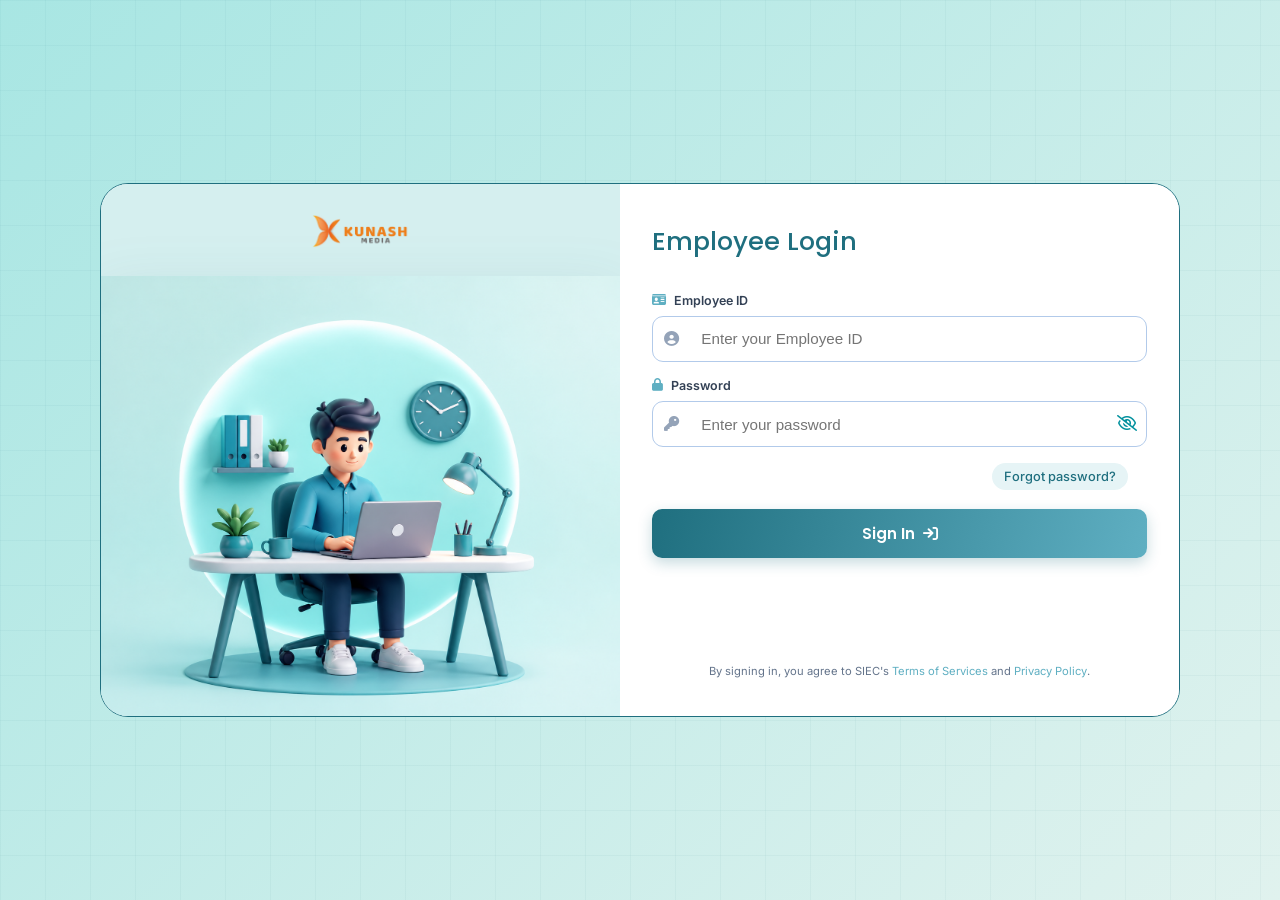
<file: index.html>
<!DOCTYPE html>
<html lang="en">
<head>
  <meta charset="UTF-8" />
  <meta name="viewport" content="width=device-width, initial-scale=1.0, user-scalable=yes" />
  <title>Login</title>

  <link href="https://fonts.googleapis.com/css2?family=Inter:wght@400;500;600;700&family=Poppins:wght@500;600;700&display=swap" rel="stylesheet">
  <link rel="stylesheet" href="https://cdnjs.cloudflare.com/ajax/libs/font-awesome/6.5.0/css/all.min.css">

  <style>
    /* ── RESET & BASE ─────────────────────────────────────── */
    * { margin: 0; padding: 0; box-sizing: border-box; }

    body {
      font-family: 'Inter', sans-serif;
      min-height: 100vh;
      display: flex;
      align-items: center;
      justify-content: center;
      padding: 1.5rem;
      background: linear-gradient(135deg, #a8e6e3 0%, #e0f2ee 100%);
      overflow: auto;
    }

    body::before {
      content: '';
      position: fixed;
      inset: 0;
      background-image:
        linear-gradient(rgba(31, 111, 127, 0.06) 1px, transparent 1px),
        linear-gradient(90deg, rgba(31, 111, 127, 0.06) 1px, transparent 1px);
      background-size: 45px 45px;
      opacity: .7;
      pointer-events: none;
      z-index: 0;
    }

    /* ── LOGIN CARD ───────────────────────────────────────── */
    .main-wrapper {
      position: relative;
      z-index: 2;
      width: 100%;
      max-width: 1080px;
      height: auto;
      max-height: calc(100vh - 3rem);
      background: white;
      border-radius: 28px;
      overflow: hidden;
      display: flex;
      border: 1px solid #1F6F7F;
    }

    /* Left Side */
    .illustration-side {
      flex: 1.05;
      background: #d5efef;
      display: flex;
      flex-direction: column;
      align-items: center;
      justify-content: flex-start;
      position: relative;
      overflow: hidden;
      min-height: 0;
    }

    .illustration-top {
      margin-bottom: 10px;
      display: flex;
      align-items: center;
      gap: 12px;
      padding: 2px 24px 0;
    }

    .illustration-top img.side-logo {
      height: 90px;
      width: 100px;
      object-fit: contain;
      flex-shrink: 0;
    }

    .illustration-address {
      font-family: 'Inter', sans-serif;
      font-size: 0.72rem;
      color: #1F6F7F;
      line-height: 1.5;
      font-weight: 500;
    }

    .illustration-side img.main-illustration {
      width: 100%;
      flex: 1;
      min-height: 0;
      object-fit: cover;
      object-position: center top;
      filter: drop-shadow(0 20px 30px rgba(31, 111, 127, .15));
      margin-top: -10px;
    }

    /* Right Side */
    .form-side {
      flex: 1;
      background: white;
      padding: 2.4rem 2rem;
      display: flex;
      flex-direction: column;
      justify-content: center;
      min-height: 0;
      overflow-y: auto;
    }

    .header-row {
      display: flex;
      align-items: flex-start;
      gap: 16px;
      margin-bottom: 1.6rem;
    }

    .form-side h1 {
      font-family: 'Poppins', sans-serif;
      font-size: 1.6rem;
      font-weight: 500;
      color: #1F6F7F;
      margin: 0 0 6px;
    }

    /* ── MOTIVATIONAL TAGLINE ─────────────────────────────── */
    .motivational-tagline {
      background: linear-gradient(135deg, #E6F4F6 0%, #d5efef 100%);
      border-left: 3px solid #1F6F7F;
      border-radius: 0 10px 10px 0;
      padding: 9px 12px;
      margin-bottom: 1.4rem;
    }

    .motivational-tagline .tag-greeting {
      font-size: 0.7rem;
      font-weight: 700;
      color: #5FAFC2;
      letter-spacing: 0.06em;
      text-transform: uppercase;
      margin-bottom: 3px;
      display: flex;
      align-items: center;
      gap: 5px;
    }

    .motivational-tagline .tag-text {
      font-size: 0.78rem;
      font-weight: 500;
      color: #1F6F7F;
      line-height: 1.55;
    }

    .motivational-tagline .tag-text strong {
      color: #145c6b;
      font-weight: 700;
    }

    .input-group { margin-bottom: 1rem; }

    .input-group label {
      display: flex;
      align-items: center;
      gap: 8px;
      font-weight: 600;
      font-size: 0.78rem;
      margin-bottom: 8px;
      color: #334155;
    }

    .input-group label i { color: #5FAFC2; }

    .input-field { position: relative; }

    .input-field i.field-icon {
      position: absolute;
      left: 12px;
      top: 50%;
      transform: translateY(-50%);
      color: #94A3B8;
      font-size: 0.95rem;
    }

    .input-field input {
      width: 100%;
      padding: 0.85rem 1rem 0.85rem 3rem;
      font-size: 0.95rem;
      font-weight: 500;
      border: 1.5px solid #b2caea;
      border-radius: 11px;
      outline: none;
      transition: all 0.2s;
    }

    .input-field input:focus {
      border-color: #1F6F7F;
      box-shadow: 0 0 0 3px rgba(31, 111, 127, 0.08);
    }

    .password-toggle {
      position: absolute;
      right: 10px;
      top: 50%;
      transform: translateY(-50%);
      background: none;
      border: none;
      font-size: 1rem;
      color: #03919e;
      cursor: pointer;
    }

    .login-btn {
      width: 100%;
      background: linear-gradient(105deg, #1F6F7F 0%, #5FAFC2 100%);
      border: none;
      padding: 0.8rem;
      font-family: 'Poppins', sans-serif;
      font-weight: 600;
      font-size: 0.95rem;
      border-radius: 10px;
      color: #fff;
      cursor: pointer;
      margin-top: 1.2rem;
      display: flex;
      align-items: center;
      justify-content: center;
      gap: 0.5rem;
      box-shadow: 0 5px 14px rgba(31, 111, 127, 0.25);
      transition: all 0.2s;
    }

    .login-btn:hover:not(:disabled) {
      transform: translateY(-1px);
      box-shadow: 0 8px 18px rgba(31, 111, 127, 0.3);
    }

    .login-btn:disabled { opacity: 0.7; cursor: not-allowed; }

    .forgot-link {
      display: flex;
      justify-content: flex-end;
      margin: 0 1.2rem;
    }

    .forgot-link a {
      display: inline-block;
      padding: 6px 12px;
      font-size: 0.8rem;
      font-weight: 500;
      color: #1F6F7F;
      background: #E6F4F6;
      border-radius: 999px;
      text-decoration: none;
      transition: all 0.2s ease;
    }

    .forgot-link a:hover {
      background: #d4eef2;
      color: #145c6b;
      transform: translateY(-1px);
    }

    .terms {
      margin-top: auto;
      text-align: center;
      font-size: 0.7rem;
      color: #64748B;
      padding-top: 1rem;
    }

    .terms a { color: #5FAFC2; text-decoration: none; }

    @media (max-width: 900px) {
      .illustration-side { display: none; }
      .form-side { padding: 1.4rem 1.2rem; }
      .form-side h1 { font-size: 1.4rem; }
    }

    @media (max-width: 600px) {
      .main-wrapper { height: auto; }
      .form-side { padding: 1.2rem 1rem; }
      .login-btn { font-size: 0.9rem; padding: 0.75rem; }
      .input-field input { font-size: 0.88rem; }
    }

    /* ── TOAST ────────────────────────────────────────────── */
    .toast {
      position: fixed;
      top: 20px;
      right: 20px;
      z-index: 99999;
      padding: 12px 20px;
      border-radius: 12px;
      font-size: 14px;
      font-weight: 500;
      color: #fff;
      opacity: 0;
      transform: translateY(-10px);
      transition: all .3s;
      pointer-events: none;
      max-width: 340px;
    }

    .toast.show { opacity: 1; transform: translateY(0); }
    .toast.error   { background: #E56C6C; }
    .toast.success { background: #6FAF2E; }
    .toast.warning { background: #F59E0B; }

    /* ════════════════════════════════════════════════════════
       FORGOT PASSWORD OVERLAY (fully frontend managed)
    ════════════════════════════════════════════════════════ */
    .fp-overlay {
      position: fixed;
      inset: 0;
      z-index: 9998;
      background: rgba(15, 40, 50, 0.55);
      backdrop-filter: blur(4px);
      display: flex;
      align-items: center;
      justify-content: center;
      padding: 1rem;
      opacity: 0;
      pointer-events: none;
      transition: opacity 0.3s ease;
    }

    .fp-overlay.active {
      opacity: 1;
      pointer-events: all;
    }

    .fp-modal {
      background: #fff;
      border-radius: 22px;
      width: 100%;
      max-width: 440px;
      box-shadow: 0 24px 60px rgba(15, 40, 50, 0.22);
      border: 1px solid rgba(31, 111, 127, 0.15);
      overflow: hidden;
      transform: translateY(18px) scale(0.97);
      transition: transform 0.32s cubic-bezier(0.34, 1.56, 0.64, 1);
    }

    .fp-overlay.active .fp-modal {
      transform: translateY(0) scale(1);
    }

    /* Modal Header */
    .fp-header {
      background: linear-gradient(105deg, #1F6F7F 0%, #5FAFC2 100%);
      padding: 1.4rem 1.6rem 1.2rem;
      position: relative;
    }

    .fp-header-top {
      display: flex;
      align-items: flex-start;
      justify-content: space-between;
    }

    .fp-header-icon {
      width: 42px;
      height: 42px;
      background: rgba(255,255,255,0.18);
      border-radius: 12px;
      display: flex;
      align-items: center;
      justify-content: center;
      font-size: 1.1rem;
      color: #fff;
      flex-shrink: 0;
    }

    .fp-close-btn {
      background: rgba(255,255,255,0.18);
      border: none;
      color: #fff;
      width: 30px;
      height: 30px;
      border-radius: 8px;
      cursor: pointer;
      font-size: 0.9rem;
      display: flex;
      align-items: center;
      justify-content: center;
      transition: background 0.2s;
      flex-shrink: 0;
    }

    .fp-close-btn:hover { background: rgba(255,255,255,0.28); }

    .fp-header h2 {
      font-family: 'Poppins', sans-serif;
      font-size: 1.15rem;
      font-weight: 600;
      color: #fff;
      margin: 10px 0 2px;
    }

    .fp-header p {
      font-size: 0.75rem;
      color: rgba(255,255,255,0.8);
      line-height: 1.45;
    }

    /* Breadcrumb Steps */
    .fp-steps {
      display: flex;
      align-items: center;
      padding: 1rem 1.6rem 0;
      gap: 0;
    }

    .fp-step-item {
      display: flex;
      flex-direction: column;
      align-items: center;
      gap: 5px;
      flex: 1;
      position: relative;
    }

    .fp-step-item:not(:last-child)::after {
      content: '';
      position: absolute;
      top: 15px;
      left: calc(50% + 15px);
      right: calc(-50% + 15px);
      height: 2px;
      background: #e2eaf0;
      transition: background 0.4s;
      z-index: 0;
    }

    .fp-step-item.completed:not(:last-child)::after {
      background: #1F6F7F;
    }

    .fp-step-dot {
      width: 30px;
      height: 30px;
      border-radius: 50%;
      border: 2px solid #cbd5e1;
      background: #fff;
      display: flex;
      align-items: center;
      justify-content: center;
      font-size: 0.7rem;
      font-weight: 700;
      color: #94a3b8;
      transition: all 0.35s;
      position: relative;
      z-index: 1;
    }

    .fp-step-item.active .fp-step-dot {
      border-color: #1F6F7F;
      background: #1F6F7F;
      color: #fff;
      box-shadow: 0 0 0 4px rgba(31, 111, 127, 0.15);
    }

    .fp-step-item.completed .fp-step-dot {
      border-color: #1F6F7F;
      background: #1F6F7F;
      color: #fff;
    }

    .fp-step-label {
      font-size: 0.64rem;
      font-weight: 600;
      color: #94a3b8;
      text-align: center;
      white-space: nowrap;
      transition: color 0.3s;
    }

    .fp-step-item.active .fp-step-label,
    .fp-step-item.completed .fp-step-label {
      color: #1F6F7F;
    }

    /* Modal Body */
    .fp-body {
      padding: 1.2rem 1.6rem 1.4rem;
      height: 320px;
      overflow: auto;
    }

    /* Step panels */
    .fp-panel {
      display: none;
      animation: fp-fade-in 0.3s ease;
    }

    .fp-panel.active { display: block; }

    @keyframes fp-fade-in {
      from { opacity: 0; transform: translateX(12px); }
      to   { opacity: 1; transform: translateX(0); }
    }

    .fp-panel-title {
      font-family: 'Poppins', sans-serif;
      font-size: 0.88rem;
      font-weight: 600;
      color: #1e3a44;
      margin-bottom: 4px;
    }

    .fp-panel-sub {
      font-size: 0.74rem;
      color: #64748b;
      margin-bottom: 1.1rem;
      line-height: 1.5;
    }

    .fp-panel-sub strong { color: #1F6F7F; }

    .fp-email-badge {
      display: inline-flex;
      align-items: center;
      gap: 6px;
      background: #E6F4F6;
      border: 1px solid #b2dfe7;
      border-radius: 8px;
      padding: 6px 10px;
      margin-bottom: 1rem;
      font-size: 0.76rem;
      font-weight: 600;
      color: #1F6F7F;
    }

    .fp-email-badge i { font-size: 0.8rem; color: #5FAFC2; }

    .fp-input-group { margin-bottom: 0.9rem; }

    .fp-input-group label {
      display: flex;
      align-items: center;
      gap: 7px;
      font-weight: 600;
      font-size: 0.75rem;
      color: #334155;
      margin-bottom: 7px;
    }

    .fp-input-group label i { color: #5FAFC2; font-size: 0.8rem; }

    .fp-input-wrap { position: relative; }

    .fp-input-wrap i.fi-icon {
      position: absolute;
      left: 11px;
      top: 50%;
      transform: translateY(-50%);
      color: #94a3b8;
      font-size: 0.9rem;
    }

    .fp-input-wrap input {
      width: 100%;
      padding: 0.78rem 1rem 0.78rem 2.7rem;
      font-size: 0.9rem;
      font-weight: 500;
      border: 1.5px solid #b2caea;
      border-radius: 10px;
      outline: none;
      transition: all 0.2s;
      font-family: 'Inter', sans-serif;
      color: #1e3a44;
    }

    .fp-input-wrap input:focus {
      border-color: #1F6F7F;
      box-shadow: 0 0 0 3px rgba(31, 111, 127, 0.09);
    }

    .fp-input-wrap input.error-field {
      border-color: #E56C6C;
      box-shadow: 0 0 0 3px rgba(229, 108, 108, 0.1);
    }

    .fp-pwd-toggle {
      position: absolute;
      right: 10px;
      top: 50%;
      transform: translateY(-50%);
      background: none;
      border: none;
      font-size: 0.95rem;
      color: #03919e;
      cursor: pointer;
      padding: 2px;
    }

    /* OTP input row */
    .otp-row {
      display: flex;
      gap: 8px;
      justify-content: center;
      margin-bottom: 0.6rem;
    }

    .otp-cell {
      width: 44px;
      height: 52px;
      border: 2px solid #b2caea;
      border-radius: 10px;
      text-align: center;
      font-size: 1.3rem;
      font-weight: 700;
      color: #1F6F7F;
      font-family: 'Poppins', sans-serif;
      outline: none;
      transition: all 0.2s;
      background: #fff;
      -moz-appearance: textfield;
    }

    .otp-cell::-webkit-outer-spin-button,
    .otp-cell::-webkit-inner-spin-button { -webkit-appearance: none; }

    .otp-cell:focus {
      border-color: #1F6F7F;
      box-shadow: 0 0 0 3px rgba(31, 111, 127, 0.12);
      background: #f0f9fb;
    }

    .otp-cell.filled {
      border-color: #1F6F7F;
      background: #E6F4F6;
    }

    .otp-cell.error-cell {
      border-color: #E56C6C;
      background: #fff5f5;
      animation: shake 0.4s ease;
    }

    @keyframes shake {
      0%,100% { transform: translateX(0); }
      20%,60%  { transform: translateX(-4px); }
      40%,80%  { transform: translateX(4px); }
    }

    .otp-timer-row {
      display: flex;
      align-items: center;
      justify-content: space-between;
      margin-top: 0.4rem;
      margin-bottom: 0.8rem;
    }

    .otp-timer {
      display: inline-flex;
      align-items: center;
      gap: 5px;
      font-size: 0.74rem;
      font-weight: 600;
    }

    .otp-timer.ticking { color: #1F6F7F; }
    .otp-timer.expired { color: #E56C6C; }

    .timer-ring {
      width: 20px;
      height: 20px;
      position: relative;
      flex-shrink: 0;
    }

    .timer-ring svg {
      width: 20px;
      height: 20px;
      transform: rotate(-90deg);
    }

    .timer-ring .ring-bg {
      fill: none;
      stroke: #e2eaf0;
      stroke-width: 2.5;
    }

    .timer-ring .ring-fill {
      fill: none;
      stroke: #1F6F7F;
      stroke-width: 2.5;
      stroke-linecap: round;
      stroke-dasharray: 50.27;
      stroke-dashoffset: 0;
      transition: stroke-dashoffset 1s linear, stroke 0.3s;
    }

    .timer-ring.expired-ring .ring-fill { stroke: #E56C6C; }

    .resend-btn {
      background: none;
      border: none;
      font-size: 0.74rem;
      font-weight: 600;
      cursor: pointer;
      transition: all 0.2s;
      padding: 0;
    }

    .resend-btn:disabled { color: #94a3b8; cursor: not-allowed; }
    .resend-btn:not(:disabled) { color: #1F6F7F; }
    .resend-btn:not(:disabled):hover { color: #145c6b; text-decoration: underline; }

    .pwd-strength-bar {
      height: 4px;
      border-radius: 3px;
      background: #e2eaf0;
      margin-top: 6px;
      overflow: hidden;
    }

    .pwd-strength-fill {
      height: 100%;
      border-radius: 3px;
      transition: width 0.4s ease, background 0.3s;
      width: 0%;
    }

    .pwd-strength-label {
      font-size: 0.68rem;
      font-weight: 600;
      margin-top: 3px;
      text-align: right;
    }

    .fp-action-row {
      display: flex;
      gap: 8px;
      margin-top: 1rem;
    }

    .fp-btn {
      flex: 1;
      padding: 0.72rem 1rem;
      border-radius: 10px;
      font-family: 'Poppins', sans-serif;
      font-weight: 600;
      font-size: 0.85rem;
      cursor: pointer;
      border: none;
      display: flex;
      align-items: center;
      justify-content: center;
      gap: 6px;
      transition: all 0.2s;
    }

    .fp-btn-primary {
      background: linear-gradient(105deg, #1F6F7F 0%, #5FAFC2 100%);
      color: #fff;
      box-shadow: 0 4px 12px rgba(31, 111, 127, 0.22);
    }

    .fp-btn-primary:hover:not(:disabled) {
      transform: translateY(-1px);
      box-shadow: 0 6px 16px rgba(31, 111, 127, 0.3);
    }

    .fp-btn-primary:disabled { opacity: 0.65; cursor: not-allowed; }

    .fp-btn-ghost {
      background: #f1f5f9;
      color: #475569;
      border: 1.5px solid #e2e8f0;
    }

    .fp-btn-ghost:hover { background: #e8f0f8; color: #1F6F7F; border-color: #b2caea; }

    .fp-notice {
      display: flex;
      align-items: flex-start;
      gap: 8px;
      background: #fffbeb;
      border: 1px solid #fde68a;
      border-radius: 9px;
      padding: 9px 11px;
      margin-bottom: 0.9rem;
      font-size: 0.72rem;
      color: #92400e;
      line-height: 1.45;
    }

    .fp-notice i { color: #F59E0B; margin-top: 1px; flex-shrink: 0; }

    .fp-success-panel {
      text-align: center;
      padding: 1rem 0 0.5rem;
    }

    .fp-success-circle {
      width: 64px;
      height: 64px;
      border-radius: 50%;
      background: linear-gradient(135deg, #d5efef, #E6F4F6);
      display: flex;
      align-items: center;
      justify-content: center;
      margin: 0 auto 0.9rem;
      font-size: 1.8rem;
      color: #1F6F7F;
      animation: pop-in 0.5s cubic-bezier(0.34, 1.56, 0.64, 1);
    }

    @keyframes pop-in {
      from { transform: scale(0.3); opacity: 0; }
      to   { transform: scale(1);   opacity: 1; }
    }

    .fp-success-panel h3 {
      font-family: 'Poppins', sans-serif;
      font-size: 1rem;
      font-weight: 600;
      color: #1e3a44;
      margin-bottom: 6px;
    }

    .fp-success-panel p {
      font-size: 0.76rem;
      color: #64748b;
      line-height: 1.5;
    }

    .field-hint {
      font-size: 0.68rem;
      color: #E56C6C;
      margin-top: 4px;
      display: none;
    }

    .field-hint.visible { display: block; }

    @media (max-width: 480px) {
      .fp-modal { border-radius: 16px; }
      .fp-header { padding: 1.2rem 1.2rem 1rem; }
      .fp-body { padding: 1rem 1.2rem 1.2rem; }
      .fp-steps { padding: 0.9rem 1.2rem 0; }
      .otp-cell { width: 38px; height: 46px; font-size: 1.15rem; }
    }
  </style>
</head>
<body>

<div class="toast" id="toast"></div>

<!-- ════════════════ LOGIN CARD ════════════════ -->
<div class="main-wrapper">

  <!-- Left Illustration -->
  <div class="illustration-side">
    <div class="illustration-top">
      <img src="/Images/logo.png" alt="SIEC Logo" class="side-logo">
      <!-- <div class="illustration-address">
        Address : Office-401, Sanskriti Arcade, Kaspate Wasti, Wakad, Pune - 411057
      </div> -->
    </div>
    <img src="/Images/login.png" alt="Employee working" class="main-illustration">
  </div>

  <!-- Right Form -->
  <div class="form-side">
    <div class="header-row">
      <div class="header-text">
        <h1>Employee Login</h1>
      </div>
    </div>

    <!-- Motivational Tagline -->
    

    <div class="input-group">
      <label><i class="fas fa-id-card"></i> Employee ID</label>
      <div class="input-field">
        <i class="fas fa-user-circle field-icon"></i>
        <input type="text" id="empId" placeholder="Enter your Employee ID" autocomplete="username" required>
      </div>
    </div>

    <div class="input-group">
      <label><i class="fas fa-lock"></i> Password</label>
      <div class="input-field">
        <i class="fas fa-key field-icon"></i>
        <input type="password" id="password" placeholder="Enter your password" autocomplete="current-password" required>
        <button type="button" class="password-toggle" id="togglePasswordBtn">
          <i class="far fa-eye-slash" id="toggleIcon"></i>
        </button>
      </div>
    </div>

    <div class="forgot-link">
      <a href="#" id="forgotLink">Forgot password?</a>
    </div>

    <button class="login-btn" id="loginBtn">
      <span id="btnText">Sign In</span>
      <i class="fas fa-arrow-right-to-bracket" id="btnIcon"></i>
    </button>

    <div class="terms">
      By signing in, you agree to SIEC's
      <a href="#">Terms of Services</a> and
      <a href="#">Privacy Policy</a>.
    </div>
  </div>
</div>

<!-- ════════════════ FORGOT PASSWORD OVERLAY ════════════════ -->
<div class="fp-overlay" id="fpOverlay" role="dialog" aria-modal="true" aria-label="Reset Password">
  <div class="fp-modal" id="fpModal">

    <!-- Header -->
    <div class="fp-header">
      <div class="fp-header-top">
        <div class="fp-header-icon"><i class="fas fa-shield-halved"></i></div>
        <button class="fp-close-btn" id="fpCloseBtn" aria-label="Close"><i class="fas fa-xmark"></i></button>
      </div>
      <h2>Reset Your Password</h2>
      <p>Verify your identity securely in 3 quick steps.</p>
    </div>

    <!-- Step Breadcrumbs -->
    <div class="fp-steps" id="fpSteps">
      <div class="fp-step-item active" data-step="1" id="stepItem1">
        <div class="fp-step-dot" id="stepDot1">1</div>
        <span class="fp-step-label">Email</span>
      </div>
      <div class="fp-step-item" data-step="2" id="stepItem2">
        <div class="fp-step-dot" id="stepDot2">2</div>
        <span class="fp-step-label">Verify OTP</span>
      </div>
      <div class="fp-step-item" data-step="3" id="stepItem3">
        <div class="fp-step-dot" id="stepDot3">3</div>
        <span class="fp-step-label">New Password</span>
      </div>
    </div>

    <!-- Body -->
    <div class="fp-body">

      <!-- ── STEP 1: Email ── -->
      <div class="fp-panel active" id="fpPanel1">
        <div class="fp-panel-title">Enter your registered email</div>
        <div class="fp-panel-sub">We'll send a 6-digit OTP to verify it's really you. The code is valid for <strong>5 minutes</strong>.</div>

        <div class="fp-input-group">
          <label><i class="fas fa-envelope"></i> Work Email Address</label>
          <div class="fp-input-wrap">
            <i class="fas fa-at fi-icon"></i>
            <input type="email" id="fpEmail" placeholder="your.email@company.com" autocomplete="email" maxlength="100">
          </div>
          <div class="field-hint" id="fpEmailHint"></div>
        </div>

        <div class="fp-notice">
          <i class="fas fa-circle-info"></i>
          <span>Use the email address associated with your SIEC employee account. Check with HR if unsure.</span>
        </div>

        <div class="fp-action-row">
          <button class="fp-btn fp-btn-ghost" id="fpCancelBtn1">Cancel</button>
          <button class="fp-btn fp-btn-primary" id="fpSendOtpBtn">
            <span id="sendOtpBtnText">Send OTP</span>
            <i class="fas fa-paper-plane" id="sendOtpBtnIcon"></i>
          </button>
        </div>
      </div>

      <!-- ── STEP 2: OTP ── -->
      <div class="fp-panel" id="fpPanel2">
        <div class="fp-panel-title">Enter the 6-digit code</div>
        <div class="fp-panel-sub">A one-time code was sent to your email. Do not share it with anyone.</div>

        <div class="fp-email-badge" id="fpEmailBadge2">
          <i class="fas fa-envelope-circle-check"></i>
          <span id="fpEmailDisplay2">—</span>
        </div>

        <div class="otp-row" id="otpRow">
          <input class="otp-cell" type="text" inputmode="numeric" maxlength="1" data-idx="0" aria-label="OTP digit 1">
          <input class="otp-cell" type="text" inputmode="numeric" maxlength="1" data-idx="1" aria-label="OTP digit 2">
          <input class="otp-cell" type="text" inputmode="numeric" maxlength="1" data-idx="2" aria-label="OTP digit 3">
          <input class="otp-cell" type="text" inputmode="numeric" maxlength="1" data-idx="3" aria-label="OTP digit 4">
          <input class="otp-cell" type="text" inputmode="numeric" maxlength="1" data-idx="4" aria-label="OTP digit 5">
          <input class="otp-cell" type="text" inputmode="numeric" maxlength="1" data-idx="5" aria-label="OTP digit 6">
        </div>

        <div class="otp-timer-row">
          <div class="otp-timer ticking" id="otpTimerDisplay">
            <div class="timer-ring" id="timerRing">
              <svg viewBox="0 0 20 20">
                <circle class="ring-bg" cx="10" cy="10" r="8"/>
                <circle class="ring-fill" id="ringFill" cx="10" cy="10" r="8"/>
              </svg>
            </div>
            <span id="otpTimerText">05:00</span>
          </div>
          <button class="resend-btn" id="resendOtpBtn" disabled>Resend code</button>
        </div>

        <div class="field-hint" id="fpOtpHint"></div>

        <div class="fp-action-row">
          <button class="fp-btn fp-btn-ghost" id="fpBackBtn2"><i class="fas fa-arrow-left"></i> Back</button>
          <button class="fp-btn fp-btn-primary" id="fpVerifyOtpBtn">
            <span id="verifyOtpBtnText">Verify Code</span>
            <i class="fas fa-check-circle" id="verifyOtpBtnIcon"></i>
          </button>
        </div>
      </div>

      <!-- ── STEP 3: New Password ── -->
      <div class="fp-panel" id="fpPanel3">
        <div class="fp-panel-title">Set a new password</div>
        <div class="fp-panel-sub">Choose a strong password. Minimum 8 characters with letters and numbers.</div>

        <div class="fp-email-badge" id="fpEmailBadge3">
          <i class="fas fa-envelope-circle-check"></i>
          <span id="fpEmailDisplay3">—</span>
        </div>

        <div class="fp-input-group">
          <label><i class="fas fa-lock"></i> New Password</label>
          <div class="fp-input-wrap">
            <i class="fas fa-key fi-icon"></i>
            <input type="password" id="fpNewPwd" placeholder="Enter new password" autocomplete="new-password" maxlength="64">
            <button type="button" class="fp-pwd-toggle" id="fpNewPwdToggle"><i class="far fa-eye-slash" id="fpNewPwdToggleIcon"></i></button>
          </div>
          <div class="pwd-strength-bar"><div class="pwd-strength-fill" id="pwdStrengthFill"></div></div>
          <div class="pwd-strength-label" id="pwdStrengthLabel" style="color:#94a3b8;">—</div>
        </div>

        <div class="fp-input-group">
          <label><i class="fas fa-lock"></i> Confirm Password</label>
          <div class="fp-input-wrap">
            <i class="fas fa-key fi-icon"></i>
            <input type="password" id="fpConfirmPwd" placeholder="Re-enter new password" autocomplete="new-password" maxlength="64">
            <button type="button" class="fp-pwd-toggle" id="fpConfirmPwdToggle"><i class="far fa-eye-slash" id="fpConfirmPwdToggleIcon"></i></button>
          </div>
          <div class="field-hint" id="fpPwdHint"></div>
        </div>

        <div class="fp-action-row">
          <button class="fp-btn fp-btn-ghost" id="fpBackBtn3"><i class="fas fa-arrow-left"></i> Back</button>
          <button class="fp-btn fp-btn-primary" id="fpResetPwdBtn">
            <span id="resetPwdBtnText">Reset Password</span>
            <i class="fas fa-shield-check" id="resetPwdBtnIcon"></i>
          </button>
        </div>
      </div>

      <!-- ── STEP 4: Success ── -->
      <div class="fp-panel" id="fpPanel4">
        <div class="fp-success-panel">
          <div class="fp-success-circle"><i class="fas fa-circle-check"></i></div>
          <h3>Password Reset Successful!</h3>
          <p>Your password has been updated. You can now sign in with your new credentials.</p>
        </div>
        <div class="fp-action-row" style="margin-top: 1.4rem;">
          <button class="fp-btn fp-btn-primary" id="fpGoToLoginBtn" style="flex:none;width:100%;">
            <i class="fas fa-arrow-right-to-bracket"></i> Back to Sign In
          </button>
        </div>
      </div>

    </div><!-- /fp-body -->
  </div><!-- /fp-modal -->
</div><!-- /fp-overlay -->


<script>
  (function () {
    'use strict';

    /* ── CONFIG ─────────────────────────────────────────── */
    // frontend-only "database" – any employeeId that matches EMPxxx + password "pass123" works
    // plus a few extra demo accounts
    const DEMO_ACCOUNTS = [
      { employeeId: 'EMP001', password: 'pass123', fullName: 'Aarav Sharma', designation: 'Software Engineer', department: 'IT' },
      { employeeId: 'EMP002', password: 'pass123', fullName: 'Priya Patel', designation: 'HR Manager', department: 'Human Resources' },
      { employeeId: 'EMP003', password: 'pass123', fullName: 'Rahul Singh', designation: 'Marketing Lead', department: 'Marketing' },
      { employeeId: 'EMP004', password: 'pass123', fullName: 'Sneha Reddy', designation: 'Product Designer', department: 'Design' },
    ];

    const DASHBOARD = '/pages/dashboard.html';

    /* ── LOGIN ELEMENTS ─────────────────────────────────── */
    const empIdInput = document.getElementById('empId');
    const pwdInput   = document.getElementById('password');
    const toggleBtn  = document.getElementById('togglePasswordBtn');
    const toggleIcon = document.getElementById('toggleIcon');
    const loginBtn   = document.getElementById('loginBtn');
    const btnText    = document.getElementById('btnText');
    const btnIcon    = document.getElementById('btnIcon');
    const forgotLink = document.getElementById('forgotLink');
    const toast      = document.getElementById('toast');

    /* ── CLEAR STALE SESSION ────────────────────────────── */
    ['hrms_authenticated','hrms_employee_id','hrms_employee_prime_id',
     'hrms_first_name','hrms_full_name','hrms_designation',
     'hrms_department','hrms_work_email','hrms_login_ts',
    ].forEach(k => localStorage.removeItem(k));

    /* ── TOAST ──────────────────────────────────────────── */
    let toastTimer;
    function showToast(message, type = 'error') {
      clearTimeout(toastTimer);
      const pfx = type === 'success' ? '✓ ' : type === 'warning' ? '⚠ ' : '✕ ';
      toast.textContent = pfx + message;
      toast.className = `toast show ${type}`;
      toastTimer = setTimeout(() => { toast.className = 'toast'; }, 4500);
    }

    /* ── PASSWORD TOGGLE (login) ────────────────────────── */
    toggleBtn.addEventListener('click', () => {
      const is = pwdInput.type === 'password';
      pwdInput.type = is ? 'text' : 'password';
      toggleIcon.className = is ? 'far fa-eye' : 'far fa-eye-slash';
    });

    /* ── LOGIN LOADING STATE ─────────────────────────────── */
    function setLoginLoading(on) {
      loginBtn.disabled = on;
      btnText.textContent = on ? 'Signing in…' : 'Sign In';
      btnIcon.className = on ? 'fas fa-spinner fa-pulse' : 'fas fa-arrow-right-to-bracket';
    }

    /* ── STORE SESSION ──────────────────────────────────── */
    function storeDisplaySession(data) {
      const fullName = data.fullName ?? '';
      localStorage.setItem('hrms_authenticated',     'true');
      localStorage.setItem('hrms_employee_prime_id', String(data.employeePrimeId ?? ''));
      localStorage.setItem('hrms_employee_id',       data.employeeId ?? '');
      localStorage.setItem('hrms_full_name',         fullName);
      localStorage.setItem('hrms_first_name',        fullName.split(' ')[0] ?? '');
      localStorage.setItem('hrms_last_name',         fullName.split(' ').slice(2).join(' ') ?? '');
      localStorage.setItem('hrms_designation',       data.designation ?? '');
      localStorage.setItem('hrms_department',        data.department  ?? '');
      localStorage.setItem('hrms_login_ts',          String(Date.now()));
    }

    /* ── FRONTEND LOGIN VALIDATION ──────────────────────── */
    function findUser(employeeId, password) {
      return DEMO_ACCOUNTS.find(acc =>
        acc.employeeId.toLowerCase() === employeeId.toLowerCase() &&
        acc.password === password
      );
    }

    /* ── LOGIN HANDLER (no DB, pure frontend) ───────────── */
    async function handleLogin() {
      const employeeId = empIdInput.value.trim();
      const password   = pwdInput.value;
      if (!employeeId) { showToast('Please enter your Employee ID'); empIdInput.focus(); return; }
      if (!password)   { showToast('Password is required'); pwdInput.focus(); return; }

      setLoginLoading(true);

      // Simulate async delay for realism
      await new Promise(r => setTimeout(r, 400));

      const user = findUser(employeeId, password);

      if (user) {
        storeDisplaySession({
          employeeId: user.employeeId,
          fullName: user.fullName,
          designation: user.designation,
          department: user.department,
          employeePrimeId: Math.floor(Math.random() * 10000) + 1000,
        });
        showToast(`Welcome back, ${user.fullName.split(' ')[0]}!`, 'success');
        setTimeout(() => { window.location.href = DASHBOARD; }, 1200);
      } else {
        // check if employeeId exists but password wrong
        const exists = DEMO_ACCOUNTS.some(acc => acc.employeeId.toLowerCase() === employeeId.toLowerCase());
        if (exists) {
          showToast('Incorrect password. Please try again.');
          pwdInput.value = '';
          pwdInput.focus();
        } else {
          showToast('Employee ID not found. Please check and try again.');
        }
      }

      setLoginLoading(false);
    }

    loginBtn.addEventListener('click', handleLogin);
    document.addEventListener('keydown', e => {
      if (e.key === 'Enter' && !loginBtn.disabled && !fpOverlay.classList.contains('active')) handleLogin();
    });

    /* ════════════════════════════════════════════════════════
       FORGOT PASSWORD – fully frontend managed (demo)
    ════════════════════════════════════════════════════════ */

    const fpOverlay = document.getElementById('fpOverlay');

    // State
    let fpState = {
      currentStep: 1,
      email: '',
      otp: '',
      timerInterval: null,
      secondsLeft: 300,
      otpExpired: false,
      resendCooldown: false,
      resendCount: 0,
      MAX_RESENDS: 3,
    };

    // Elements
    const fpCloseBtn      = document.getElementById('fpCloseBtn');
    const fpCancelBtn1    = document.getElementById('fpCancelBtn1');
    const fpEmailInput    = document.getElementById('fpEmail');
    const fpEmailHint     = document.getElementById('fpEmailHint');
    const fpSendOtpBtn    = document.getElementById('fpSendOtpBtn');
    const sendOtpBtnText  = document.getElementById('sendOtpBtnText');
    const sendOtpBtnIcon  = document.getElementById('sendOtpBtnIcon');

    const fpBackBtn2       = document.getElementById('fpBackBtn2');
    const fpVerifyOtpBtn   = document.getElementById('fpVerifyOtpBtn');
    const verifyOtpBtnText = document.getElementById('verifyOtpBtnText');
    const verifyOtpBtnIcon = document.getElementById('verifyOtpBtnIcon');
    const fpOtpHint        = document.getElementById('fpOtpHint');
    const otpCells         = document.querySelectorAll('.otp-cell');
    const otpTimerDisplay  = document.getElementById('otpTimerDisplay');
    const otpTimerText     = document.getElementById('otpTimerText');
    const timerRing        = document.getElementById('timerRing');
    const ringFill         = document.getElementById('ringFill');
    const resendOtpBtn     = document.getElementById('resendOtpBtn');

    const fpBackBtn3        = document.getElementById('fpBackBtn3');
    const fpResetPwdBtn     = document.getElementById('fpResetPwdBtn');
    const resetPwdBtnText   = document.getElementById('resetPwdBtnText');
    const resetPwdBtnIcon   = document.getElementById('resetPwdBtnIcon');
    const fpNewPwdInput     = document.getElementById('fpNewPwd');
    const fpConfirmPwdInput = document.getElementById('fpConfirmPwd');
    const fpPwdHint         = document.getElementById('fpPwdHint');
    const pwdStrengthFill   = document.getElementById('pwdStrengthFill');
    const pwdStrengthLabel  = document.getElementById('pwdStrengthLabel');
    const fpNewPwdToggle    = document.getElementById('fpNewPwdToggle');
    const fpNewPwdToggleIcon= document.getElementById('fpNewPwdToggleIcon');
    const fpConfirmPwdToggle= document.getElementById('fpConfirmPwdToggle');
    const fpConfirmPwdToggleIcon = document.getElementById('fpConfirmPwdToggleIcon');

    const fpGoToLoginBtn    = document.getElementById('fpGoToLoginBtn');

    /* ── OPEN / CLOSE OVERLAY ────────────────────────────── */
    function openFP() {
      resetFPState();
      fpOverlay.classList.add('active');
      setTimeout(() => fpEmailInput.focus(), 350);
      document.body.style.overflow = 'hidden';
    }

    function closeFP() {
      fpOverlay.classList.remove('active');
      clearOtpTimer();
      document.body.style.overflow = '';
    }

    forgotLink.addEventListener('click', e => { e.preventDefault(); openFP(); });
    fpCloseBtn.addEventListener('click', closeFP);
    fpCancelBtn1.addEventListener('click', closeFP);
    fpGoToLoginBtn.addEventListener('click', closeFP);

    fpOverlay.addEventListener('click', e => {
      if (e.target === fpOverlay) closeFP();
    });

    document.addEventListener('keydown', e => {
      if (e.key === 'Escape' && fpOverlay.classList.contains('active')) closeFP();
    });

    /* ── RESET STATE ─────────────────────────────────────── */
    function resetFPState() {
      fpState = {
        currentStep: 1, email: '', otp: '',
        timerInterval: null, secondsLeft: 300,
        otpExpired: false, resendCooldown: false, resendCount: 0, MAX_RESENDS: 3,
      };
      fpEmailInput.value = '';
      clearOtpCells();
      fpNewPwdInput.value = '';
      fpConfirmPwdInput.value = '';
      hideHint(fpEmailHint);
      hideHint(fpOtpHint);
      hideHint(fpPwdHint);
      pwdStrengthFill.style.width = '0%';
      pwdStrengthLabel.textContent = '—';
      pwdStrengthLabel.style.color = '#94a3b8';
      goToStep(1);
    }

    /* ── STEP NAVIGATION ─────────────────────────────────── */
    function goToStep(step) {
      fpState.currentStep = step;
      [1, 2, 3, 4].forEach(s => {
        const panel = document.getElementById(`fpPanel${s}`);
        panel.classList.toggle('active', s === step);
      });
      [1, 2, 3].forEach(s => {
        const item = document.getElementById(`stepItem${s}`);
        const dot  = document.getElementById(`stepDot${s}`);
        item.classList.remove('active', 'completed');
        if (s < step) {
          item.classList.add('completed');
          dot.innerHTML = '<i class="fas fa-check" style="font-size:0.65rem"></i>';
        } else if (s === step) {
          item.classList.add('active');
          dot.textContent = s;
        } else {
          dot.textContent = s;
        }
      });
    }

    /* ── EMAIL VALIDATION ────────────────────────────────── */
    function isValidEmail(email) {
      return /^[^\s@]+@[^\s@]+\.[^\s@]{2,}$/.test(email);
    }

    /* ── HINT HELPERS ────────────────────────────────────── */
    function showHint(el, msg) {
      el.textContent = msg;
      el.classList.add('visible');
    }

    function hideHint(el) {
      el.textContent = '';
      el.classList.remove('visible');
    }

    /* ── BUTTON LOADING STATE ────────────────────────────── */
    function setBtnLoading(btn, textEl, iconEl, loading, defaultText, defaultIconClass) {
      btn.disabled = loading;
      if (loading) {
        textEl.textContent = 'Please wait…';
        iconEl.className = 'fas fa-spinner fa-pulse';
      } else {
        textEl.textContent = defaultText;
        iconEl.className = defaultIconClass;
      }
    }

    /* ── OTP CELL KEYBOARD LOGIC ────────────────────────── */
    function clearOtpCells() {
      otpCells.forEach(c => {
        c.value = '';
        c.classList.remove('filled', 'error-cell');
      });
    }

    function getOtpValue() {
      return Array.from(otpCells).map(c => c.value).join('');
    }

    otpCells.forEach((cell, idx) => {
      cell.addEventListener('input', e => {
        const val = e.target.value.replace(/\D/g, '');
        cell.value = val ? val[val.length - 1] : '';
        cell.classList.toggle('filled', !!cell.value);
        hideHint(fpOtpHint);
        otpCells.forEach(c => c.classList.remove('error-cell'));
        if (cell.value && idx < otpCells.length - 1) {
          otpCells[idx + 1].focus();
        }
        if (getOtpValue().length === 6 && !fpState.otpExpired) {
          fpVerifyOtpBtn.focus();
        }
      });

      cell.addEventListener('keydown', e => {
        if (e.key === 'Backspace') {
          if (!cell.value && idx > 0) {
            otpCells[idx - 1].value = '';
            otpCells[idx - 1].classList.remove('filled');
            otpCells[idx - 1].focus();
          }
        }
        if (e.key === 'ArrowLeft' && idx > 0)  otpCells[idx - 1].focus();
        if (e.key === 'ArrowRight' && idx < otpCells.length - 1) otpCells[idx + 1].focus();
      });

      cell.addEventListener('paste', e => {
        e.preventDefault();
        const pasted = (e.clipboardData || window.clipboardData).getData('text').replace(/\D/g, '').slice(0, 6);
        if (!pasted) return;
        otpCells.forEach((c, i) => {
          c.value = pasted[i] || '';
          c.classList.toggle('filled', !!c.value);
        });
        const nextEmpty = Array.from(otpCells).findIndex(c => !c.value);
        (otpCells[nextEmpty] || otpCells[5]).focus();
      });
    });

    /* ── OTP TIMER ───────────────────────────────────────── */
    const RING_CIRCUMFERENCE = 2 * Math.PI * 8;

    function startOtpTimer() {
      clearOtpTimer();
      fpState.secondsLeft  = 300;
      fpState.otpExpired   = false;
      resendOtpBtn.disabled = true;
      otpTimerDisplay.className = 'otp-timer ticking';
      timerRing.classList.remove('expired-ring');
      updateTimerDisplay(fpState.secondsLeft);

      fpState.timerInterval = setInterval(() => {
        fpState.secondsLeft--;
        updateTimerDisplay(fpState.secondsLeft);
        if (fpState.secondsLeft <= 0) {
          clearOtpTimer();
          fpState.otpExpired = true;
          otpTimerDisplay.className = 'otp-timer expired';
          timerRing.classList.add('expired-ring');
          otpTimerText.textContent = 'Expired';
          if (fpState.resendCount < fpState.MAX_RESENDS) {
            resendOtpBtn.disabled = false;
          } else {
            resendOtpBtn.textContent = 'Max resends';
            resendOtpBtn.disabled = true;
          }
          showHint(fpOtpHint, 'OTP has expired. Please request a new code.');
        }
      }, 1000);
    }

    function clearOtpTimer() {
      if (fpState.timerInterval) {
        clearInterval(fpState.timerInterval);
        fpState.timerInterval = null;
      }
    }

    function updateTimerDisplay(secs) {
      const m = String(Math.floor(secs / 60)).padStart(2, '0');
      const s = String(secs % 60).padStart(2, '0');
      otpTimerText.textContent = `${m}:${s}`;
      const ratio = secs / 300;
      const offset = RING_CIRCUMFERENCE * (1 - ratio);
      ringFill.style.strokeDashoffset = offset;
      if (secs <= 60 && secs > 0) {
        otpTimerDisplay.className = 'otp-timer expired';
        timerRing.classList.add('expired-ring');
      }
    }

    /* ── PASSWORD STRENGTH ───────────────────────────────── */
    fpNewPwdInput.addEventListener('input', () => {
      const val = fpNewPwdInput.value;
      const score = calcPwdStrength(val);
      const pct   = [0, 25, 50, 75, 100][score];
      const colors = ['#94a3b8','#E56C6C','#F59E0B','#5FAFC2','#1F6F7F'];
      const labels = ['—','Weak','Fair','Good','Strong'];
      pwdStrengthFill.style.width = pct + '%';
      pwdStrengthFill.style.background = colors[score];
      pwdStrengthLabel.textContent = labels[score];
      pwdStrengthLabel.style.color = colors[score];
      if (fpConfirmPwdInput.value) {
        if (val === fpConfirmPwdInput.value) hideHint(fpPwdHint);
      }
    });

    fpConfirmPwdInput.addEventListener('input', () => {
      if (fpConfirmPwdInput.value && fpNewPwdInput.value !== fpConfirmPwdInput.value) {
        showHint(fpPwdHint, 'Passwords do not match.');
      } else {
        hideHint(fpPwdHint);
      }
    });

    function calcPwdStrength(pwd) {
      if (!pwd || pwd.length < 4) return 0;
      let s = 0;
      if (pwd.length >= 8)  s++;
      if (/[A-Z]/.test(pwd) && /[a-z]/.test(pwd)) s++;
      if (/[0-9]/.test(pwd)) s++;
      if (/[^A-Za-z0-9]/.test(pwd)) s++;
      return s;
    }

    /* ── PASSWORD VISIBILITY TOGGLES ────────────────────── */
    fpNewPwdToggle.addEventListener('click', () => {
      const is = fpNewPwdInput.type === 'password';
      fpNewPwdInput.type = is ? 'text' : 'password';
      fpNewPwdToggleIcon.className = is ? 'far fa-eye' : 'far fa-eye-slash';
    });

    fpConfirmPwdToggle.addEventListener('click', () => {
      const is = fpConfirmPwdInput.type === 'password';
      fpConfirmPwdInput.type = is ? 'text' : 'password';
      fpConfirmPwdToggleIcon.className = is ? 'far fa-eye' : 'far fa-eye-slash';
    });

    /* ── STEP 1: SEND OTP (frontend simulation) ──────────── */
    fpSendOtpBtn.addEventListener('click', sendOtp);
    fpEmailInput.addEventListener('keydown', e => {
      if (e.key === 'Enter') sendOtp();
    });

    async function sendOtp() {
      const email = fpEmailInput.value.trim().toLowerCase();
      hideHint(fpEmailHint);

      if (!email) {
        showHint(fpEmailHint, 'Email address is required.');
        fpEmailInput.focus(); return;
      }
      if (!isValidEmail(email)) {
        showHint(fpEmailHint, 'Please enter a valid email address.');
        fpEmailInput.focus(); return;
      }

      setBtnLoading(fpSendOtpBtn, sendOtpBtnText, sendOtpBtnIcon, true, 'Send OTP', 'fas fa-paper-plane');

      // Simulate network delay
      await new Promise(r => setTimeout(r, 600));

      // Accept any valid email for demo
      fpState.email = email;
      fpState.resendCount = 0;
      document.getElementById('fpEmailDisplay2').textContent = email;
      document.getElementById('fpEmailDisplay3').textContent = email;
      clearOtpCells();
      goToStep(2);
      startOtpTimer();
      setTimeout(() => otpCells[0].focus(), 300);
      showToast('OTP sent to your email (demo).', 'success');

      setBtnLoading(fpSendOtpBtn, sendOtpBtnText, sendOtpBtnIcon, false, 'Send OTP', 'fas fa-paper-plane');
    }

    /* ── STEP 2: VERIFY OTP (frontend simulation) ────────── */
    fpVerifyOtpBtn.addEventListener('click', verifyOtp);

    async function verifyOtp() {
      const otp = getOtpValue();
      hideHint(fpOtpHint);

      if (fpState.otpExpired) {
        showHint(fpOtpHint, 'OTP has expired. Please request a new code.');
        return;
      }
      if (otp.length !== 6) {
        showHint(fpOtpHint, 'Please enter all 6 digits of the OTP.');
        otpCells[otp.length]?.focus(); return;
      }

      setBtnLoading(fpVerifyOtpBtn, verifyOtpBtnText, verifyOtpBtnIcon, true, 'Verify Code', 'fas fa-check-circle');

      await new Promise(r => setTimeout(r, 500));

      // Accept any 6-digit OTP for demo
      if (otp.length === 6) {
        fpState.otp = otp;
        clearOtpTimer();
        goToStep(3);
        setTimeout(() => fpNewPwdInput.focus(), 300);
      } else {
        otpCells.forEach(c => { c.classList.remove('filled'); c.classList.add('error-cell'); });
        setTimeout(() => otpCells.forEach(c => c.classList.remove('error-cell')), 600);
        clearOtpCells();
        otpCells[0].focus();
        showHint(fpOtpHint, 'Invalid OTP. Please try again.');
      }

      setBtnLoading(fpVerifyOtpBtn, verifyOtpBtnText, verifyOtpBtnIcon, false, 'Verify Code', 'fas fa-check-circle');
    }

    /* ── RESEND OTP ──────────────────────────────────────── */
    resendOtpBtn.addEventListener('click', async () => {
      if (fpState.resendCount >= fpState.MAX_RESENDS) {
        showHint(fpOtpHint, 'Maximum resend limit reached.');
        resendOtpBtn.disabled = true;
        return;
      }

      resendOtpBtn.disabled = true;
      resendOtpBtn.textContent = 'Sending…';
      hideHint(fpOtpHint);

      await new Promise(r => setTimeout(r, 400));

      fpState.resendCount++;
      clearOtpCells();
      fpState.otpExpired = false;
      startOtpTimer();
      otpCells[0].focus();
      showToast('New OTP sent (demo).', 'success');
      const remaining = fpState.MAX_RESENDS - fpState.resendCount;
      resendOtpBtn.textContent = remaining > 0 ? 'Resend code' : 'Resend code';
      if (fpState.resendCount >= fpState.MAX_RESENDS) {
        resendOtpBtn.textContent = 'Max resends';
        resendOtpBtn.disabled = true;
      } else {
        resendOtpBtn.disabled = false;
      }
    });

    /* ── BACK BUTTONS ────────────────────────────────────── */
    fpBackBtn2.addEventListener('click', () => {
      clearOtpTimer();
      clearOtpCells();
      hideHint(fpOtpHint);
      goToStep(1);
      setTimeout(() => fpEmailInput.focus(), 200);
    });

    fpBackBtn3.addEventListener('click', () => {
      fpState.otp = '';
      clearOtpCells();
      hideHint(fpPwdHint);
      fpNewPwdInput.value = '';
      fpConfirmPwdInput.value = '';
      pwdStrengthFill.style.width = '0%';
      pwdStrengthLabel.textContent = '—';
      goToStep(2);
      fpState.otpExpired = false;
      startOtpTimer();
      setTimeout(() => otpCells[0].focus(), 200);
    });

    /* ── STEP 3: RESET PASSWORD (frontend simulation) ────── */
    fpResetPwdBtn.addEventListener('click', resetPassword);
    fpConfirmPwdInput.addEventListener('keydown', e => {
      if (e.key === 'Enter') resetPassword();
    });

    async function resetPassword() {
      const newPassword = fpNewPwdInput.value;
      const confirm     = fpConfirmPwdInput.value;
      hideHint(fpPwdHint);

      if (!newPassword) {
        showHint(fpPwdHint, 'Please enter a new password.');
        fpNewPwdInput.focus(); return;
      }
      if (newPassword.length < 8) {
        showHint(fpPwdHint, 'Password must be at least 8 characters.');
        fpNewPwdInput.focus(); return;
      }
      if (calcPwdStrength(newPassword) < 2) {
        showHint(fpPwdHint, 'Password too weak. Add uppercase, numbers, or symbols.');
        fpNewPwdInput.focus(); return;
      }
      if (!confirm) {
        showHint(fpPwdHint, 'Please confirm your password.');
        fpConfirmPwdInput.focus(); return;
      }
      if (newPassword !== confirm) {
        showHint(fpPwdHint, 'Passwords do not match.');
        fpConfirmPwdInput.focus(); return;
      }

      setBtnLoading(fpResetPwdBtn, resetPwdBtnText, resetPwdBtnIcon, true, 'Reset Password', 'fas fa-shield-check');

      await new Promise(r => setTimeout(r, 600));

      // Demo: find the user by email and update password (in memory)
      const user = DEMO_ACCOUNTS.find(acc => acc.employeeId.toLowerCase() === 'EMP001'); // just for demo
      if (user) {
        user.password = newPassword; // update password for demo
      }

      fpState.otp = '';
      fpState.email = '';
      goToStep(4);

      setBtnLoading(fpResetPwdBtn, resetPwdBtnText, resetPwdBtnIcon, false, 'Reset Password', 'fas fa-shield-check');
    }

  })();
</script>

</body>
</html>
</file>
